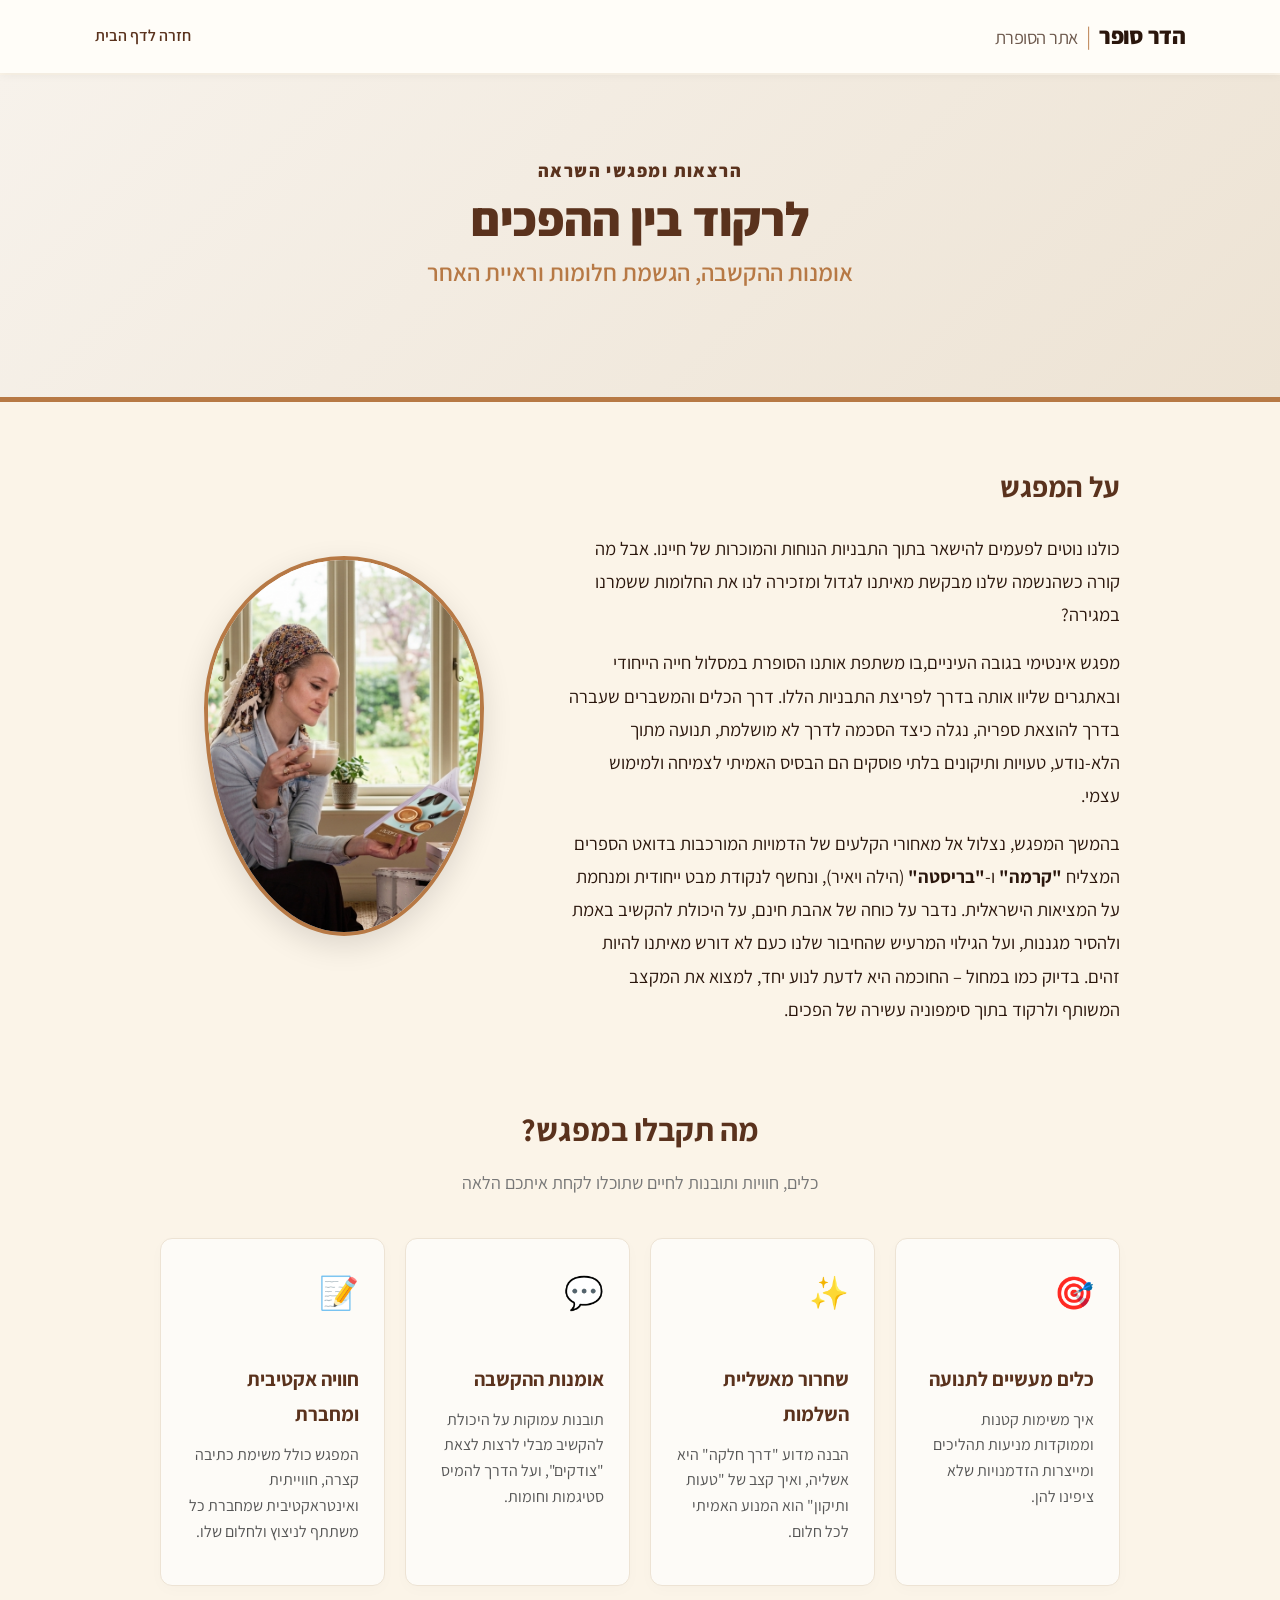
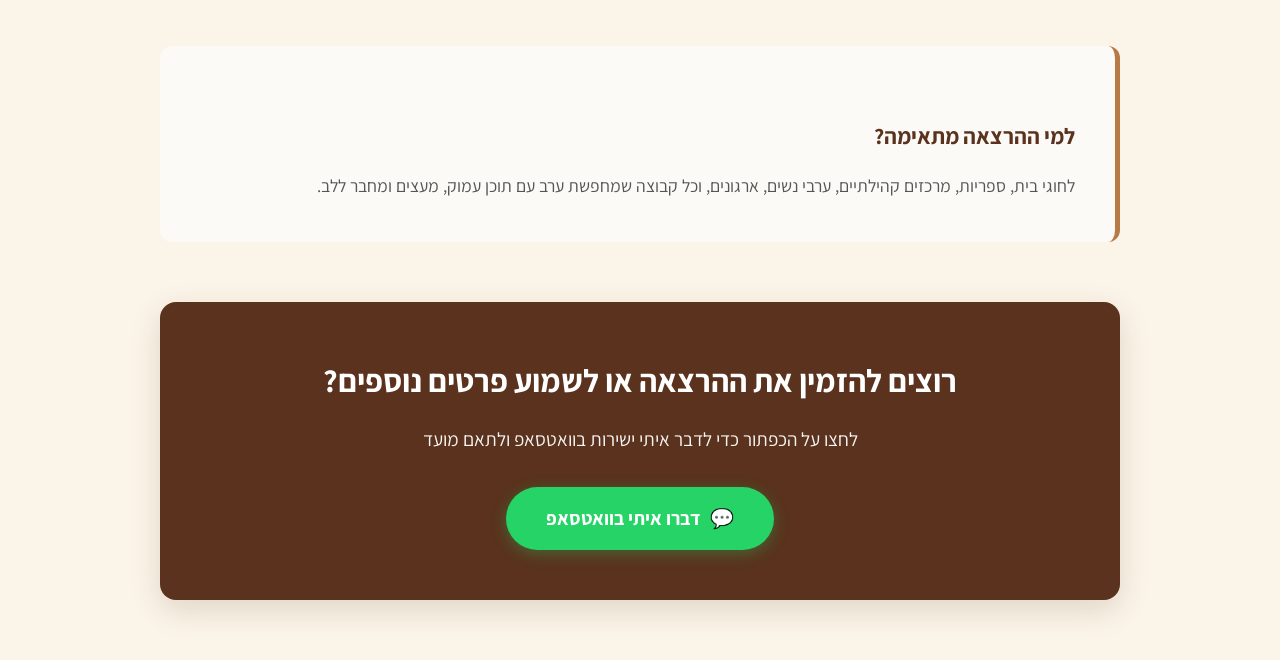
<file: lectures.html>
<!DOCTYPE html>
<html lang="he" dir="rtl">
<head>
  <meta charset="UTF-8" />
  <meta name="viewport" content="width=device-width, initial-scale=1.0" />
  <title>לרקוד בין ההפכים | הרצאה מאת הדר סופר</title>
  
  <link rel="icon" type="image/png" href="https://hadarsofer.co.il/images/favicon-coffee.png?v=550">
  
  <link rel="preconnect" href="https://fonts.googleapis.com">
  <link rel="preconnect" href="https://fonts.gstatic.com" crossorigin>
  <link href="https://fonts.googleapis.com/css2?family=Assistant:wght@300;400;600;700;800&display=swap" rel="stylesheet">
  
  <!-- קישור ל-CSS הקיים שלך כדי לשמור על אחידות -->
  <link rel="stylesheet" href="https://hadarsofer.github.io/books/css/style.css?v=1.5" />

  <style>
    /* עיצובים ייחודיים לדף ההרצאה שיתפקד כפלייר מודרני */
    .lecture-hero {
      background: linear-gradient(135deg, #f7f2eb 0%, #ede3d4 100%);
      padding: 80px 20px;
      text-align: center;
      border-bottom: 5px solid var(--caramel, #c59b27);
    }
    .lecture-subtitle {
      font-size: 1.5rem;
      color: var(--caramel, #c59b27);
      margin-top: 10px;
      font-weight: 600;
    }
    .lecture-grid {
      display: grid;
      grid-template-columns: 1.2fr 0.8fr;
      gap: 40px;
      margin: 60px 0;
      align-items: center;
    }
    .lecture-content h3 {
      font-size: 1.8rem;
      color: var(--coffee, #4a2c11);
      margin-bottom: 20px;
    }
    .lecture-content p {
      font-size: 1.15rem;
      line-height: 1.8;
      margin-bottom: 15px;
    }
    
    /* עיצוב ייחודי לתמונה באליפסה מעודנת */
    .lecture-image-container {
      text-align: center;
    }
    .ellipse-frame {
      width: 280px; 
      height: 380px; 
      overflow: hidden; 
      border-radius: 50% / 40% 40% 60% 60%; /* יוצר אליפסה מעט אומנותית ורכה */
      border: 4px solid var(--caramel, #c59b27); 
      box-shadow: 0 10px 30px rgba(0,0,0,0.12);
      display: inline-block;
      background: #fff;
    }
    .ellipse-frame img {
      width: 100%; 
      height: 100%; 
      object-fit: cover; 
      object-position: center top; /* שומר שההתמקדות תהיה על החלק העליון (הפנים) */
    }

    /* כרטיסיות מרובעות מעוצבות עבור "מה תקבלו" */
    .benefits-grid {
      display: grid;
      grid-template-columns: repeat(auto-fit, minmax(220px, 1fr));
      gap: 20px;
      margin: 40px 0;
    }
    .benefit-card {
      background: #fdfbf7;
      border: 1px solid #ede3d4;
      padding: 25px;
      border-radius: 12px;
      box-shadow: 0 4px 15px rgba(0,0,0,0.02);
      transition: transform 0.3s ease;
    }
    .benefit-card:hover {
      transform: translateY(-5px);
    }
    .benefit-icon {
      font-size: 2rem;
      margin-bottom: 15px;
      display: inline-block;
    }
    .benefit-card h4 {
      font-size: 1.25rem;
      color: var(--coffee, #4a2c11);
      margin-bottom: 10px;
    }
    .benefit-card p {
      font-size: 1rem;
      line-height: 1.6;
      color: #555;
    }
    .cta-box {
      background: var(--coffee, #4a2c11);
      color: #fff;
      padding: 50px 30px;
      border-radius: 16px;
      text-align: center;
      margin: 60px 0;
      box-shadow: 0 10px 30px rgba(74, 44, 17, 0.15);
    }
    .cta-box h3 {
      font-size: 2rem;
      color: #fff;
      margin-bottom: 15px;
    }
    .cta-box p {
      font-size: 1.2rem;
      margin-bottom: 30px;
      opacity: 0.95;
    }
    .btn-whatsapp {
      display: inline-flex;
      align-items: center;
      gap: 10px;
      background: #25d366;
      color: #fff;
      padding: 15px 40px;
      border-radius: 50px;
      font-size: 1.2rem;
      font-weight: bold;
      text-decoration: none;
      box-shadow: 0 4px 15px rgba(37, 211, 102, 0.3);
      transition: background 0.3s;
    }
    .btn-whatsapp:hover {
      background: #20ba5a;
    }
    
    @media (max-width: 768px) {
      .lecture-grid {
        grid-template-columns: 1fr;
        gap: 30px;
      }
      .lecture-hero h1 {
        font-size: 2.2rem;
      }
      .ellipse-frame {
        width: 250px;
        height: 340px; /* מעט קטן יותר למסכי מובייל */
      }
    }
  </style>
</head>
<body>

  <!-- סרגל ניווט מקוצר לדף פנימי -->
  <nav class="main-nav">
    <div class="nav-container">
      <a href="index.html" class="site-logo-brand">
        הדר סופר <span class="logo-sep">|</span> <span class="logo-sub">אתר הסופרת</span>
      </a>
      <div class="nav-links">
        <a href="index.html" class="nav-link">חזרה לדף הבית</a>
      </div>
    </div>
  </nav>

  <!-- חלון עליון / כותרת הפלייר -->
  <header class="lecture-hero">
    <div class="container">
      <p class="eyebrow" style="color: var(--coffee, #4a2c11);">הרצאות ומפגשי השראה</p>
      <h1 style="font-size: 3rem; color: var(--coffee, #4a2c11); font-weight: 800; margin: 10px 0;">לרקוד בין ההפכים</h1>
      <p class="lecture-subtitle">אומנות ההקשבה, הגשמת חלומות וראיית האחר</p>
    </div>
  </header>

  <main class="container" style="max-width: 1000px; padding: 0 20px;">
    
    <!-- גריד: טקסט ותיאור כללי -->
    <section class="lecture-grid">
      <div class="lecture-content">
        <h3>על המפגש</h3>
        <p>כולנו נוטים לפעמים להישאר בתוך התבניות הנוחות והמוכרות של חיינו. אבל מה קורה כשהנשמה שלנו מבקשת מאיתנו לגדול ומזכירה לנו את החלומות ששמרנו במגירה?</p>
        <p>מפגש אינטימי בגובה העיניים,בו משתפת אותנו הסופרת במסלול חייה הייחודי ובאתגרים שליוו אותה בדרך לפריצת התבניות הללו. דרך הכלים והמשברים שעברה בדרך להוצאת ספריה, נגלה כיצד הסכמה לדרך לא מושלמת, תנועה מתוך הלא-נודע, טעויות ותיקונים בלתי פוסקים הם הבסיס האמיתי לצמיחה ולמימוש עצמי.</p>
        <p>בהמשך המפגש, נצלול אל מאחורי הקלעים של הדמויות המורכבות בדואט הספרים המצליח <strong>"קרמה"</strong> ו-<strong>"בריסטה"</strong> (הילה ויאיר), ונחשף לנקודת מבט ייחודית ומנחמת על המציאות הישראלית. נדבר על כוחה של אהבת חינם, על היכולת להקשיב באמת ולהסיר מגננות, ועל הגילוי המרעיש שהחיבור שלנו כעם לא דורש מאיתנו להיות זהים. בדיוק כמו במחול – החוכמה היא לדעת לנוע יחד, למצוא את המקצב המשותף ולרקוד בתוך סימפוניה עשירה של הפכים.</p>
      </div>
      
      <!-- מיקום מומלץ לתמונה שלך - עכשיו באליפסה מעודנת וחסכונית במקום -->
      <div class="lecture-image-container">
        <div class="ellipse-frame">
          <img src="images/hadar-profile1.png" alt="הדר סופר">
        </div>
      </div>
    </section>

    <!-- חלק: מה תקבלו במפגש (כרטיסיות פלייר) -->
    <section style="margin: 60px 0;">
      <h3 style="text-align: center; color: var(--coffee, #4a2c11); font-size: 2rem; margin-bottom: 10px;">מה תקבלו במפגש?</h3>
      <p style="text-align: center; color: #777; margin-bottom: 30px;">כלים, חוויות ותובנות לחיים שתוכלו לקחת איתכם הלאה</p>
      
      <div class="benefits-grid">
        <div class="benefit-card">
          <span class="benefit-icon">🎯</span>
          <h4>כלים מעשיים לתנועה</h4>
          <p>איך משימות קטנות וממוקדות מניעות תהליכים ומייצרות הזדמנויות שלא ציפינו להן.</p>
        </div>
        <div class="benefit-card">
          <span class="benefit-icon">✨</span>
          <h4>שחרור מאשליית השלמות</h4>
          <p>הבנה מדוע "דרך חלקה" היא אשליה, ואיך קצב של "טעות ותיקון" הוא המנוע האמיתי לכל חלום.</p>
        </div>
        <div class="benefit-card">
          <span class="benefit-icon">💬</span>
          <h4>אומנות ההקשבה</h4>
          <p>תובנות עמוקות על היכולת להקשיב מבלי לרצות לצאת "צודקים", ועל הדרך להמיס סטיגמות וחומות.</p>
        </div>
        <div class="benefit-card">
          <span class="benefit-icon">📝</span>
          <h4>חוויה אקטיבית ומחברת</h4>
          <p>המפגש כולל משימת כתיבה קצרה, חווייתית ואינטראקטיבית שמחברת כל משתתף לניצוץ ולחלום שלו.</p>
        </div>
      </div>
    </section>

    <!-- קהל יעד -->
    <section style="background: #fcfaf6; padding: 40px; border-radius: 12px; border-right: 5px solid var(--caramel, #c59b27); margin: 50px 0;">
      <h4 style="font-size: 1.4rem; color: var(--coffee, #4a2c11); margin-bottom: 15px;">למי ההרצאה מתאימה?</h4>
      <p style="font-size: 1.1rem; line-height: 1.8; color: #555; margin: 0;">
        לחוגי בית, ספריות, מרכזים קהילתיים, ערבי נשים, ארגונים, וכל קבוצה שמחפשת ערב עם תוכן עמוק, מעצים ומחבר ללב.
      </p>
    </section>

    <!-- קופסת הנעה לפעולה (וואטסאפ) -->
    <section class="cta-box">
      <h3>רוצים להזמין את ההרצאה או לשמוע פרטים נוספים?</h3>
      <p>לחצו על הכפתור כדי לדבר איתי ישירות בוואטסאפ ולתאם מועד</p>
      <a class="btn-whatsapp" href="https://wa.me/972544828954?text=%D7%94%D7%99%D7%99%20%D7%94%D7%93%D7%A8%2C%20%D7%90%D7%A9%D7%9E%D7%97%20%D7%9C%D7%A9%D7%9E%D7%95%D7%A2%20%D7%A4%D7%A8%D7%98%D7%99%D7%9D%20%D7%A2%D7%9C%20%D7%94%D7%94%D7%A8%D7%A6%D7%90%D7%94%20%27%D7%9C%D7%A8%D7%A7%D7%95%D7%93%20%D7%91%D7%99%D7%9F%20%D7%94%D7%94%D7%A4%D7%9B%D7%99%D7%9D%27." target="_blank" rel="noopener">
        <span>💬</span> דברו איתי בוואטסאפ
      </a>
    </section>

  </main>

</body>
</html>
</file>
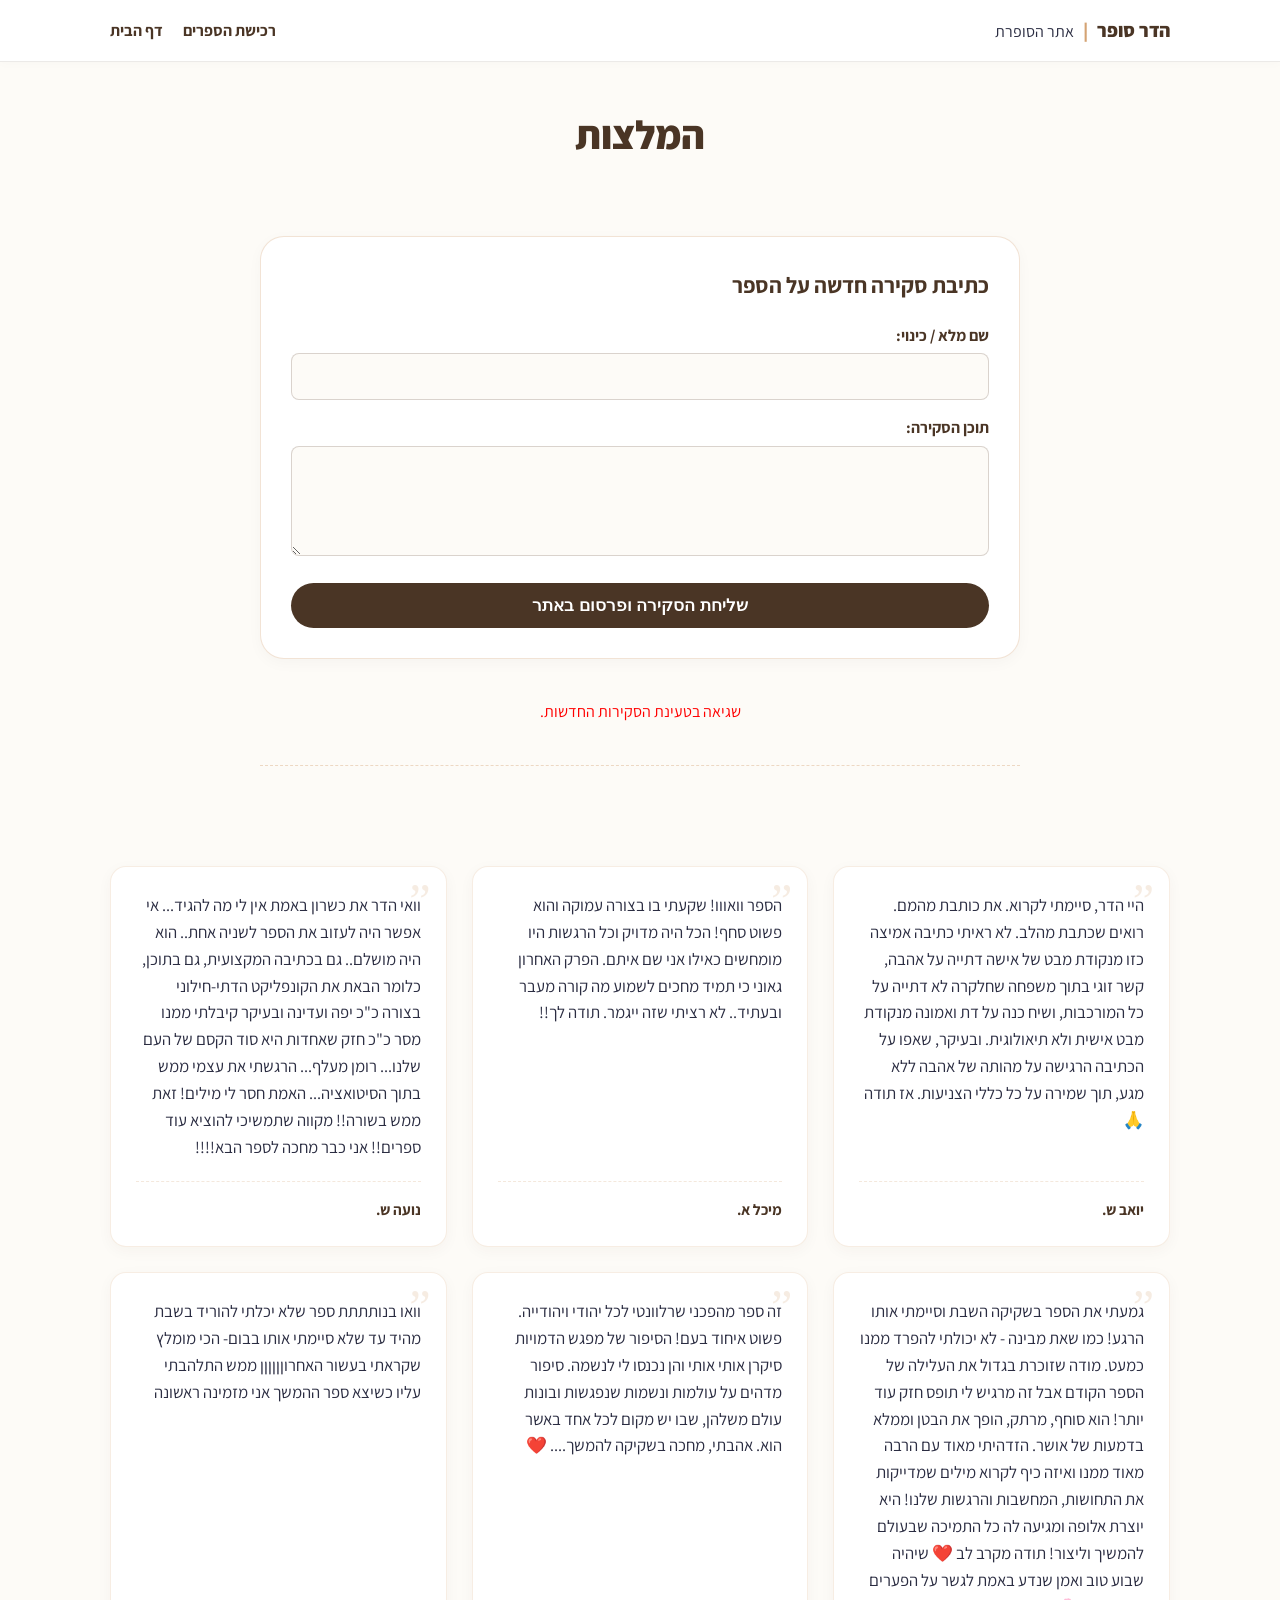
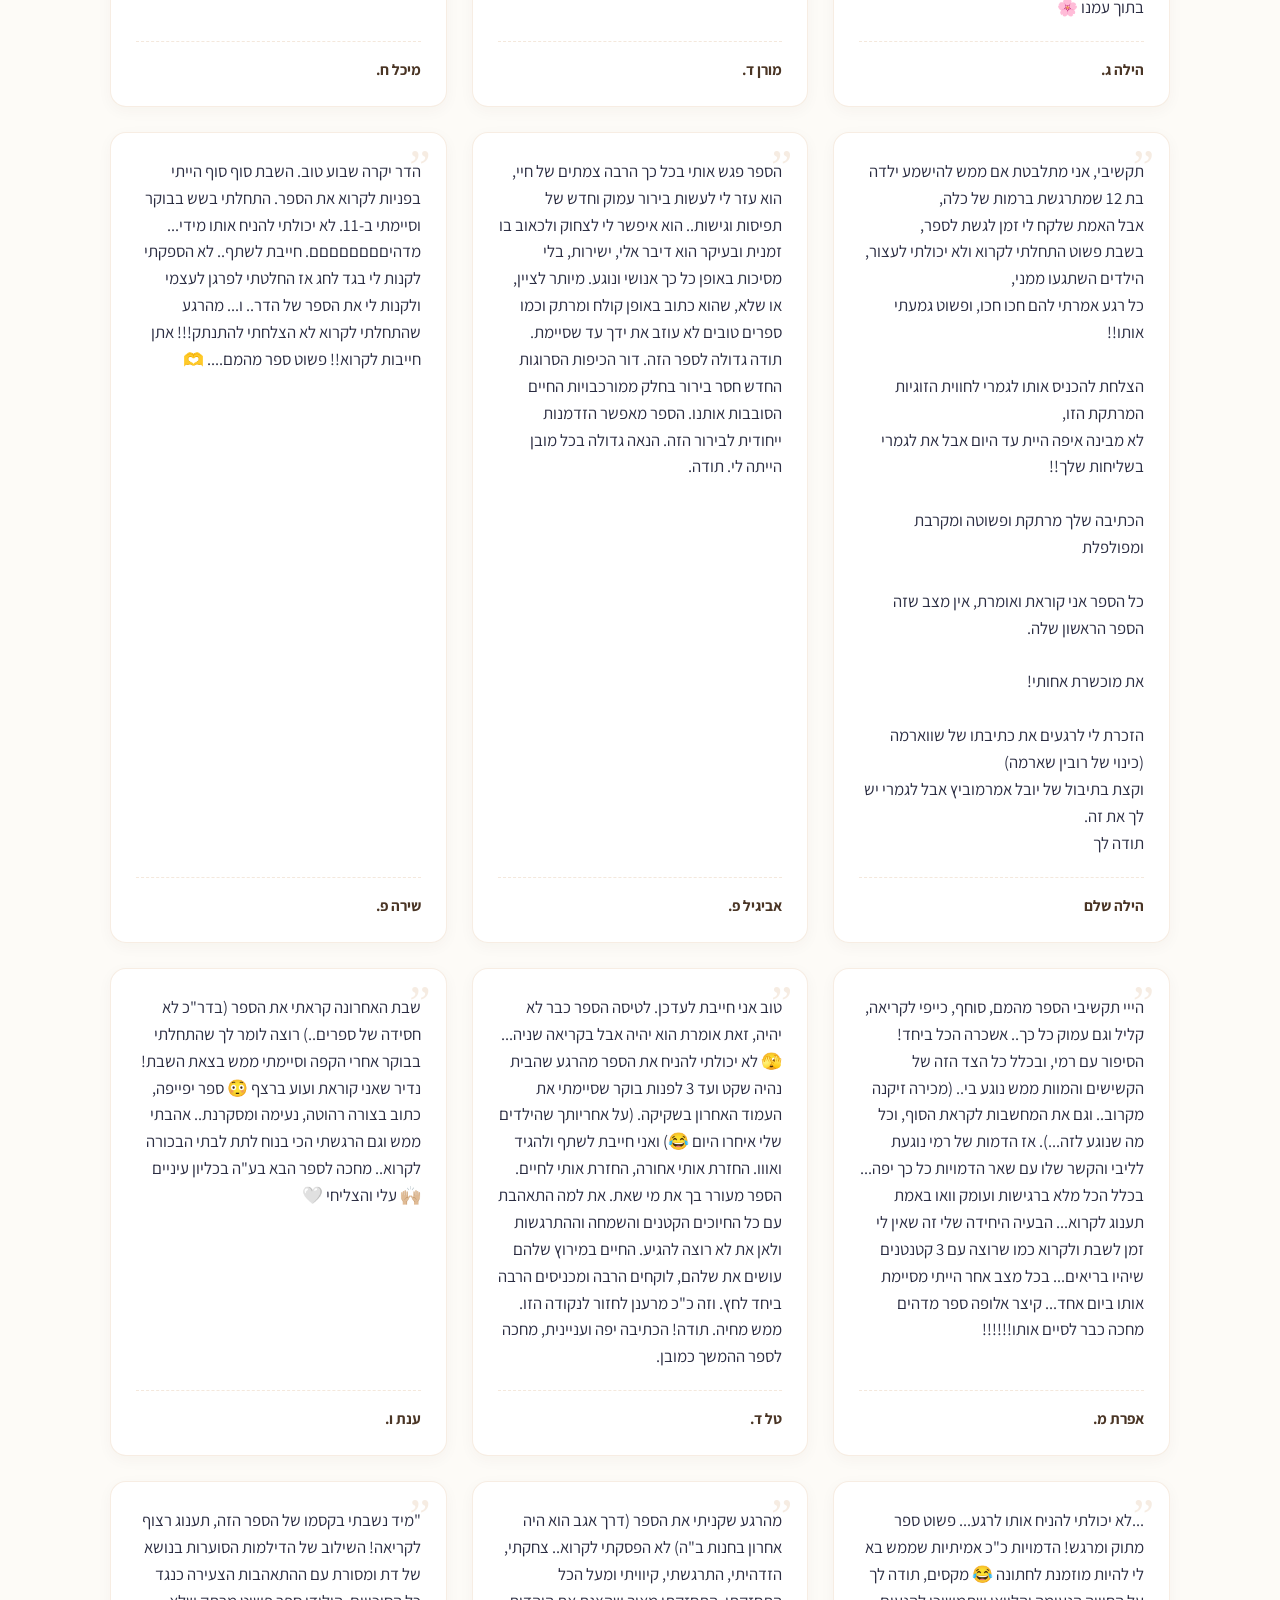
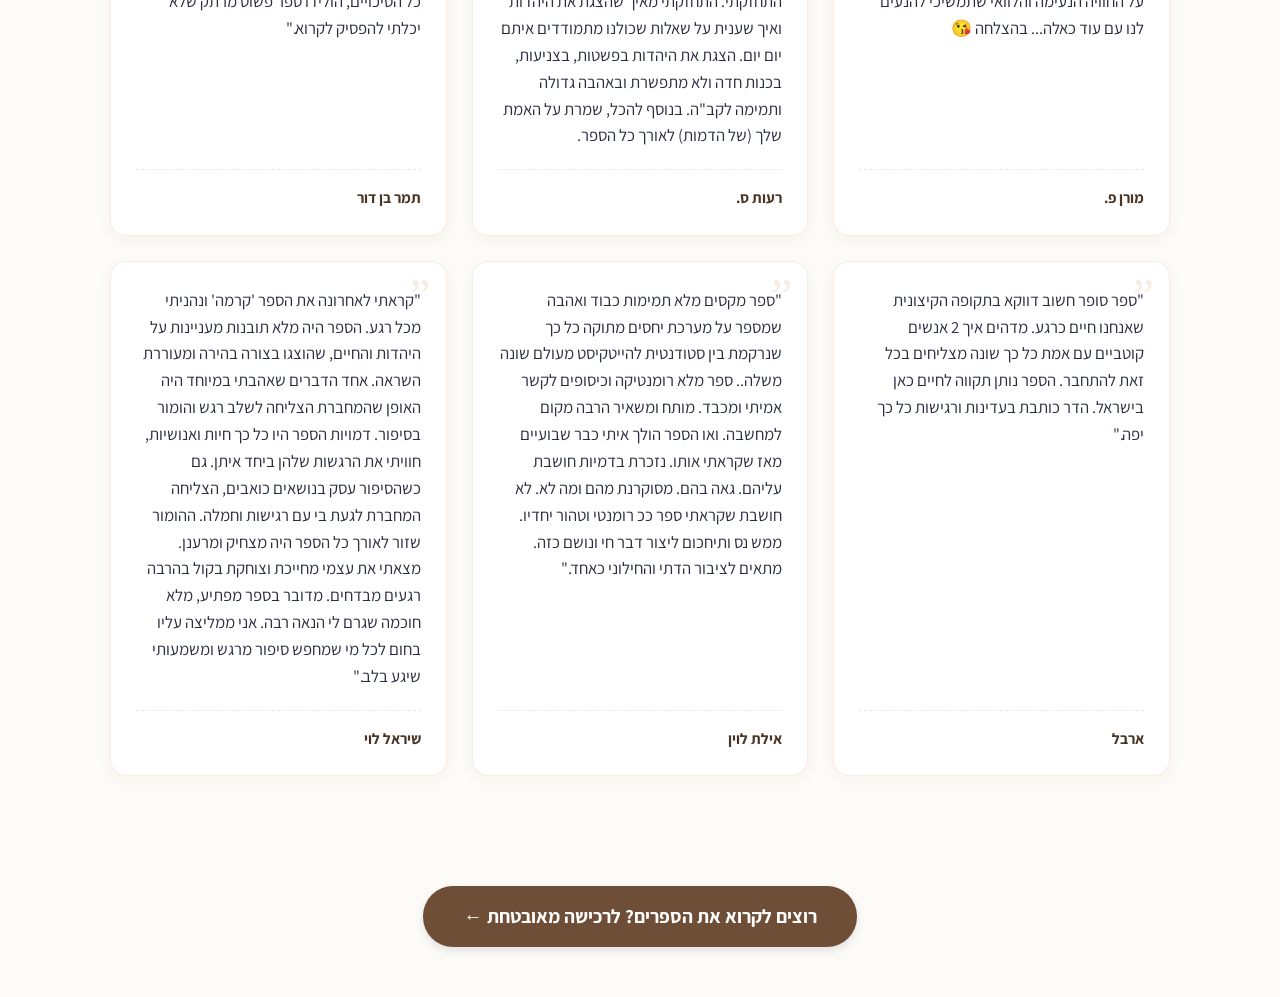
<file: reviews.html>
<!DOCTYPE html>
<html lang="he" dir="rtl">
<head>
  <meta charset="UTF-8">
  <meta name="viewport" content="width=device-width, initial-scale=1.0">
  <title>המלצות קוראים | הדר סופר</title>
  <link rel="preconnect" href="https://fonts.googleapis.com">
  <link rel="preconnect" href="https://fonts.gstatic.com" crossorigin>
  <link href="https://fonts.googleapis.com/css2?family=Assistant:wght@300;400;600;700;800&display=swap" rel="stylesheet">
  <link rel="icon" type="image/png" href="https://hadarsofer.github.io/books/images/favicon-coffee.png">

  <style>
    :root {
      --coffee: #4A3525;
      --cream: #FDFBF7;
      --accent: #D4A373;
      --text: #2B2D42;
      --white: #FFFFFF;
    }

    * {
      box-sizing: border-box;
      margin: 0;
      padding: 0;
    }

    body {
      font-family: 'Assistant', sans-serif;
      background-color: var(--cream);
      color: var(--text);
      line-height: 1.6;
    }

    .container {
      max-width: 1100px;
      margin: 0 auto;
      padding: 0 20px;
    }

    /* עיצוב סרגל הניווט העליון */
    .main-nav {
      background-color: var(--white);
      border-bottom: 1px solid rgba(74, 53, 37, 0.1);
      padding: 15px 0;
      position: sticky;
      top: 0;
      z-index: 1000;
      box-shadow: 0 2px 10px rgba(74, 53, 37, 0.02);
    }

    .nav-container {
      max-width: 1100px;
      margin: 0 auto;
      padding: 0 20px;
      display: flex;
      justify-content: space-between;
      align-items: center;
    }

    .site-logo-brand {
      color: var(--coffee);
      font-weight: 800;
      text-decoration: none;
      font-size: 1.2rem;
    }

    .logo-sep {
      color: var(--accent);
      margin: 0 5px;
    }

    .logo-sub {
      font-weight: 400;
      color: var(--text);
      font-size: 1rem;
    }

    .nav-links {
      display: flex;
      gap: 20px;
    }

    .nav-link {
      color: var(--coffee);
      font-weight: 700;
      text-decoration: none;
      font-size: 1rem;
      transition: color 0.2s ease;
    }

    .nav-link:hover {
      color: var(--accent);
    }

    /* כותרת עליונה */
    header {
      text-align: center;
      padding: 40px 0 40px;
    }

    header h1 {
      color: var(--coffee);
      font-size: 2.5rem;
      font-weight: 800;
      margin-bottom: 10px;
    }

    header p {
      color: var(--accent);
      font-size: 1.2rem;
      font-weight: 600;
    }

    /* גריד ההמלצות והכרטיסים */
    .reviews-grid {
      display: grid;
      grid-template-columns: repeat(auto-fill, minmax(320px, 1fr));
      gap: 25px;
      padding-bottom: 60px;
    }

    .review-card {
      background: var(--white);
      border-radius: 16px;
      padding: 25px;
      box-shadow: 0 4px 15px rgba(74, 53, 37, 0.04);
      border: 1px solid rgba(212, 163, 115, 0.2);
      display: flex;
      flex-direction: column;
      position: relative;
      z-index: 1;
      /* מעבר דינמי עם קפיציות קלה (Magnifying Glass feel) */
      transition: transform 0.3s cubic-bezier(0.175, 0.885, 0.32, 1.275), box-shadow 0.3s ease, border-color 0.3s ease;
      cursor: default;
    }

    /* אפקט זכוכית מגדלת - הגדלה משמעותית והקפצה קדימה */
    .review-card:hover {
      transform: scale(1.06) translateY(-6px);
      box-shadow: 0 18px 35px rgba(74, 53, 37, 0.18);
      border-color: var(--accent);
      z-index: 10; /* מבטיח שהכרטיס יישאר מעל השאר בזמן ההגדלה */
    }

    .quote-icon {
      font-size: 3rem;
      color: var(--accent);
      opacity: 0.2;
      position: absolute;
      top: 10px;
      right: 15px;
      line-height: 1;
      font-family: serif;
    }

    .review-text {
      font-size: 1.05rem;
      color: var(--text);
      white-space: pre-line;
      position: relative;
      z-index: 1;
      flex-grow: 1;
    }

    .review-footer {
      margin-top: 20px;
      padding-top: 15px;
      border-top: 1px dashed rgba(212, 163, 115, 0.25);
      display: flex;
      align-items: center;
      justify-content: space-between;
    }

    .reviewer-name {
      font-weight: 700;
      color: var(--coffee);
      font-size: 0.95rem;
    }

    @media (max-width: 600px) {
      header h1 { font-size: 2rem; }
      .reviews-grid { grid-template-columns: 1fr; gap: 15px; }
      .nav-container { flex-direction: column; gap: 10px; text-align: center; }
    }
  </style>
</head>
<body>

  <!-- סרגל ניווט עליון -->
  <nav class="main-nav">
    <div class="nav-container">
      <a href="index.html" class="site-logo-brand">
        הדר סופר <span class="logo-sep">|</span> <span class="logo-sub">אתר הסופרת</span>
      </a>
      <div class="nav-links">
        <a href="checkout.html" class="nav-link">רכישת הספרים</a>
        <a href="index.html" class="nav-link">דף הבית</a>        
      </div>
    </div>
  </nav>

  <div class="container">
    
    <header>
      <h1>המלצות</h1>
    </header>

    <!-- אזור הוספת והצגת הסקירות הדינמיות -->
    <section class="reviews-moderation-section" style="direction: rtl; max-width: 800px; margin: 0 auto 40px auto; padding: 20px;">
      
      <!-- טופס הוספת סקירה -->
      <div style="background: var(--white); border: 1px solid rgba(212, 163, 115, 0.3); border-radius: 24px; padding: 30px; box-shadow: 0 4px 15px rgba(0,0,0,0.03); margin-bottom: 40px;">
        <h3 style="margin-top: 0; color: var(--coffee); font-size: 1.4rem; margin-bottom: 20px; font-weight: 700;">כתיבת סקירה חדשה על הספר</h3>
        
        <form id="reviewForm" onsubmit="submitReview(event)">
          <div style="margin-bottom: 15px;">
            <label style="display: block; margin-bottom: 5px; font-weight: 700; color: var(--coffee);">שם מלא / כינוי:</label>
            <input type="text" id="reviewerName" required style="width: 100%; padding: 12px; border: 1px solid rgba(74, 53, 37, 0.2); border-radius: 8px; font-size: 1rem; font-family: inherit; box-sizing: border-box; background: var(--cream);">
          </div>
          
          <div style="margin-bottom: 20px;">
            <label style="display: block; margin-bottom: 5px; font-weight: 700; color: var(--coffee);">תוכן הסקירה:</label>
            <textarea id="reviewText" required rows="4" style="width: 100%; padding: 12px; border: 1px solid rgba(74, 53, 37, 0.2); border-radius: 8px; font-size: 1rem; font-family: inherit; box-sizing: border-box; resize: vertical; background: var(--cream);"></textarea>
          </div>
          
          <button type="submit" id="submitBtn" style="background-color: var(--coffee); color: white; border: none; padding: 12px 25px; font-size: 1.05rem; font-weight: 700; border-radius: 30px; cursor: pointer; transition: all 0.2s; width: 100%;">
            שליחת הסקירה ופרסום באתר
          </button>
          <p id="formMessage" style="text-align: center; margin-top: 15px; font-weight: 700; display: none;"></p>
        </form>
      </div>

      <!-- אזור שבו יוצגו הסקירות הדינמיות -->
      <div id="dynamicReviewsContainer" style="margin-bottom: 40px;">
        <p id="loadingReviews" style="text-align: center; color: var(--accent); font-style: italic;">טוען סקירות קוראים...</p>
      </div>

      <hr style="border: 0; border-top: 1px dashed rgba(212, 163, 115, 0.4); margin: 40px 0;">
    </section>

    <!-- גריד המלצות קבועות מראש -->
    <main class="reviews-grid">

      <!-- המלצה 1 -->
      <div class="review-card">
        <div class="quote-icon">”</div>
        <div class="review-text">היי הדר, סיימתי לקרוא. את כותבת מהמם. רואים שכתבת מהלב. לא ראיתי כתיבה אמיצה כזו מנקודת מבט של אישה דתייה על אהבה, קשר זוגי בתוך משפחה שחלקרה לא דתייה על כל המורכבות, ושיח כנה על דת ואמונה מנקודת מבט אישית ולא תיאולוגית. ובעיקר, שאפו על הכתיבה הרגישה על מהותה של אהבה ללא מגע, תוך שמירה על כל כללי הצניעות. אז תודה 🙏</div>
        <div class="review-footer">
          <span class="reviewer-name">יואב ש.</span>
        </div>
      </div>

      <!-- המלצה 2 -->
      <div class="review-card">
        <div class="quote-icon">”</div>
        <div class="review-text">הספר וואווו! שקעתי בו בצורה עמוקה והוא פשוט סחף! הכל היה מדויק וכל הרגשות היו מומחשים כאילו אני שם איתם. הפרק האחרון גאוני כי תמיד מחכים לשמוע מה קורה מעבר ובעתיד.. לא רציתי שזה ייגמר. תודה לך!!</div>
        <div class="review-footer">
          <span class="reviewer-name">מיכל א.</span>
        </div>
      </div>

      <!-- המלצה 3 -->
      <div class="review-card">
        <div class="quote-icon">”</div>
        <div class="review-text">וואי הדר את כשרון באמת אין לי מה להגיד... אי אפשר היה לעזוב את הספר לשניה אחת.. הוא היה מושלם.. גם בכתיבה המקצועית, גם בתוכן, כלומר הבאת את הקונפליקט הדתי-חילוני בצורה כ"כ יפה ועדינה ובעיקר קיבלתי ממנו מסר כ"כ חזק שאחדות היא סוד הקסם של העם שלנו... רומן מעלף... הרגשתי את עצמי ממש בתוך הסיטואציה... האמת חסר לי מילים! זאת ממש בשורה!! מקווה שתמשיכי להוציא עוד ספרים!! אני כבר מחכה לספר הבא!!!!</div>
        <div class="review-footer">
          <span class="reviewer-name">נועה ש.</span>
        </div>
      </div>

      <!-- המלצה 4 -->
      <div class="review-card">
        <div class="quote-icon">”</div>
        <div class="review-text">גמעתי את הספר בשקיקה השבת וסיימתי אותו הרגע! כמו שאת מבינה - לא יכולתי להפרד ממנו כמעט. מודה שזוכרת בגדול את העלילה של הספר הקודם אבל זה מרגיש לי תופס חזק עוד יותר! הוא סוחף, מרתק, הופך את הבטן וממלא בדמעות של אושר. הזדהיתי מאוד עם הרבה מאוד ממנו ואיזה כיף לקרוא מילים שמדייקות את התחושות, המחשבות והרגשות שלנו! היא יוצרת אלופה ומגיעה לה כל התמיכה שבעולם להמשיך וליצור! תודה מקרב לב ❤️ שיהיה שבוע טוב ואמן שנדע באמת לגשר על הפערים בתוך עמנו 🌸</div>
        <div class="review-footer">
          <span class="reviewer-name">הילה ג.</span>
        </div>
      </div>

      <!-- המלצה 5 -->
      <div class="review-card">
        <div class="quote-icon">”</div>
        <div class="review-text">זה ספר מהפכני שרלוונטי לכל יהודי ויהודייה. פשוט איחוד בעם! הסיפור של מפגש הדמויות סיקרן אותי אותי והן נכנסו לי לנשמה. סיפור מדהים על עולמות ונשמות שנפגשות ובונות עולם משלהן, שבו יש מקום לכל אחד באשר הוא. אהבתי, מחכה בשקיקה להמשך.... ❤️</div>
        <div class="review-footer">
          <span class="reviewer-name">מורן ד.</span>
        </div>
      </div>

      <!-- המלצה 6 -->
      <div class="review-card">
        <div class="quote-icon">”</div>
        <div class="review-text">וואו בנותתתת ספר שלא יכלתי להוריד בשבת מהיד עד שלא סיימתי אותו בבום- הכי מומלץ שקראתי בעשור האחרוןןןןןן ממש התלהבתי עליו כשיצא ספר ההמשך אני מזמינה ראשונה</div>
        <div class="review-footer">
          <span class="reviewer-name">מיכל ח.</span>
        </div>
      </div>

      <!-- המלצה 7 -->
      <div class="review-card">
        <div class="quote-icon">”</div>
        <div class="review-text">תקשיבי, אני מתלבטת אם ממש להישמע ילדה בת 12 שמתרגשת ברמות של כלה,
אבל האמת שלקח לי זמן לגשת לספר,
בשבת פשוט התחלתי לקרוא ולא יכולתי לעצור,
הילדים השתגעו ממני,
כל רגע אמרתי להם חכו חכו, ופשוט גמעתי אותו!!

הצלחת להכניס אותו לגמרי לחווית הזוגיות המרתקת הזו,
לא מבינה איפה היית עד היום אבל את לגמרי בשליחות שלך!!

הכתיבה שלך מרתקת ופשוטה ומקרבת ומפולפלת 

כל הספר אני קוראת ואומרת, אין מצב שזה הספר הראשון שלה.

את מוכשרת אחותי!

הזכרת לי לרגעים את כתיבתו של שווארמה (כינוי של רובין שארמה)
וקצת בתיבול של יובל אמרמוביץ אבל לגמרי יש לך את זה.
תודה לך</div>
        <div class="review-footer">
          <span class="reviewer-name">הילה שלם</span>
        </div>
      </div>

      <!-- המלצה 8 -->
      <div class="review-card">
        <div class="quote-icon">”</div>
        <div class="review-text">הספר פגש אותי בכל כך הרבה צמתים של חיי, הוא עזר לי לעשות בירור עמוק וחדש של תפיסות וגישות.. הוא איפשר לי לצחוק ולכאוב בו זמנית ובעיקר הוא דיבר אלי, ישירות, בלי מסיכות באופן כל כך אנושי ונוגע. מיותר לציין, או שלא, שהוא כתוב באופן קולח ומרתק וכמו ספרים טובים לא עוזב את ידך עד שסיימת. תודה גדולה לספר הזה. דור הכיפות הסרוגות החדש חסר בירור בחלק ממורכבויות החיים הסובבות אותנו. הספר מאפשר הזדמנות ייחודית לבירור הזה. הנאה גדולה בכל מובן הייתה לי. תודה.</div>
        <div class="review-footer">
          <span class="reviewer-name">אביגיל פ.</span>
        </div>
      </div>

      <!-- המלצה 9 -->
      <div class="review-card">
        <div class="quote-icon">”</div>
        <div class="review-text">הדר יקרה שבוע טוב. השבת סוף סוף הייתי בפניות לקרוא את הספר. התחלתי בשש בבוקר וסיימתי ב-11. לא יכולתי להניח אותו מידי... מדהיםםםםםםםם. חייבת לשתף.. לא הספקתי לקנות לי בגד לחג אז החלטתי לפרגן לעצמי ולקנות לי את הספר של הדר.. ו... מהרגע שהתחלתי לקרוא לא הצלחתי להתנתק!!! אתן חייבות לקרוא!! פשוט ספר מהמם.... 🫶</div>
        <div class="review-footer">
          <span class="reviewer-name">שירה פ.</span>
        </div>
      </div>
        
      <!-- המלצה 10 -->
      <div class="review-card">
        <div class="quote-icon">”</div>
        <div class="review-text">הייי תקשיבי הספר מהמם, סוחף, כייפי לקריאה, קליל וגם עמוק כל כך.. אשכרה הכל ביחד! הסיפור עם רמי, ובכלל כל הצד הזה של הקשישים והמוות ממש נוגע בי.. (מכירה זיקנה מקרוב.. וגם את המחשבות לקראת הסוף, וכל מה שנוגע לזה...). אז הדמות של רמי נוגעת לליבי והקשר שלו עם שאר הדמויות כל כך יפה... בכלל הכל מלא ברגישות ועומק וואו באמת תענוג לקרוא... הבעיה היחידה שלי זה שאין לי זמן לשבת ולקרוא כמו שרוצה עם 3 קטנטנים שיהיו בריאים... בכל מצב אחר הייתי מסיימת אותו ביום אחד... קיצר אלופה ספר מדהים מחכה כבר לסיים אותו!!!!!!</div>
        <div class="review-footer">
          <span class="reviewer-name">אפרת מ.</span>
        </div>
      </div>

      <!-- המלצה 11 -->
      <div class="review-card">
        <div class="quote-icon">”</div>
        <div class="review-text">טוב אני חייבת לעדכן. לטיסה הספר כבר לא יהיה, זאת אומרת הוא יהיה אבל בקריאה שניה... 🫣 לא יכולתי להניח את הספר מהרגע שהבית נהיה שקט ועד 3 לפנות בוקר שסיימתי את העמוד האחרון בשקיקה. (על אחריותך שהילדים שלי איחרו היום 😂) ואני חייבת לשתף ולהגיד ואווו. החזרת אותי אחורה, החזרת אותי לחיים. הספר מעורר בך את מי שאת. את למה התאהבת עם כל החיוכים הקטנים והשמחה וההתרגשות ולאן את לא רוצה להגיע. החיים במירוץ שלהם עושים את שלהם, לוקחים הרבה ומכניסים הרבה ביחד לחץ. וזה כ"כ מרענן לחזור לנקודה הזו. ממש מחיה. תודה! הכתיבה יפה ועניינית, מחכה לספר ההמשך כמובן.</div>
        <div class="review-footer">
          <span class="reviewer-name">טל ד.</span>
        </div>
      </div>

      <!-- המלצה 12 -->
      <div class="review-card">
        <div class="quote-icon">”</div>
        <div class="review-text">שבת האחרונה קראתי את הספר (בדר"כ לא חסידה של ספרים..) רוצה לומר לך שהתחלתי בבוקר אחרי הקפה וסיימתי ממש בצאת השבת! נדיר שאני קוראת ועוע ברצף 😳 ספר יפייפה, כתוב בצורה רהוטה, נעימה ומסקרנת.. אהבתי ממש וגם הרגשתי הכי בנוח לתת לבתי הבכורה לקרוא.. מחכה לספר הבא בע"ה בכליון עיניים 🙌🏼 עלי והצליחי 🤍</div>
        <div class="review-footer">
          <span class="reviewer-name">ענת ו.</span>
        </div>
      </div>

      <!-- המלצה 13 -->
      <div class="review-card">
        <div class="quote-icon">”</div>
        <div class="review-text">...לא יכולתי להניח אותו לרגע... פשוט ספר מתוק ומרגש! הדמויות כ"כ אמיתיות שממש בא לי להיות מוזמנת לחתונה 😂 מקסים, תודה לך על החוויה הנעימה והלוואי שתמשיכי להנעים לנו עם עוד כאלה... בהצלחה 😘</div>
        <div class="review-footer">
          <span class="reviewer-name">מורן פ.</span>
        </div>
      </div>

      <!-- המלצה 14 -->
      <div class="review-card">
        <div class="quote-icon">”</div>
        <div class="review-text">מהרגע שקניתי את הספר (דרך אגב הוא היה אחרון בחנות ב"ה) לא הפסקתי לקרוא.. צחקתי, הזדהיתי, התרגשתי, קיוויתי ומעל הכל התחזקתי. התחזקתי מאיך שהצגת את היהדות ואיך שענית על שאלות שכולנו מתמודדים איתם יום יום. הצגת את היהדות בפשטות, בצניעות, בכנות חדה ולא מתפשרת ובאהבה גדולה ותמימה לקב"ה. בנוסף להכל, שמרת על האמת שלך (של הדמות) לאורך כל הספר.</div>
        <div class="review-footer">
          <span class="reviewer-name">רעות ס.</span>
        </div>
      </div>

      <!-- המלצה 15 -->
      <div class="review-card">
        <div class="quote-icon">”</div>
        <div class="review-text">"מיד נשבתי בקסמו של הספר הזה, תענוג רצוף לקריאה! השילוב של הדילמות הסוערות בנושא של דת ומסורת עם ההתאהבות הצעירה כנגד כל הסיכויים, הולידו ספר פשוט מרתק שלא יכלתי להפסיק לקרוא."</div>
        <div class="review-footer">
          <span class="reviewer-name">תמר בן דור</span>
        </div>
      </div>

      <!-- המלצה 16 -->
      <div class="review-card">
        <div class="quote-icon">”</div>
        <div class="review-text">"ספר סופר חשוב דווקא בתקופה הקיצונית שאנחנו חיים כרגע. מדהים איך 2 אנשים קוטביים עם אמת כל כך שונה מצליחים בכל זאת להתחבר. הספר נותן תקווה לחיים כאן בישראל. הדר כותבת בעדינות ורגישות כל כך יפה."</div>
        <div class="review-footer">
          <span class="reviewer-name">ארבל</span>
        </div>
      </div>

      <!-- המלצה 17 -->
      <div class="review-card">
        <div class="quote-icon">”</div>
        <div class="review-text">"ספר מקסים מלא תמימות כבוד ואהבה שמספר על מערכת יחסים מתוקה כל כך שנרקמת בין סטודנטית להייטקיסט מעולם שונה משלה.. ספר מלא רומנטיקה וכיסופים לקשר אמיתי ומכבד. מותח ומשאיר הרבה מקום למחשבה. ואו הספר הולך איתי כבר שבועיים מאז שקראתי אותו. נזכרת בדמיות חושבת עליהם. גאה בהם. מסוקרנת מהם ומה לא. לא חושבת שקראתי ספר ככ רומנטי וטהור יחדיו. ממש נס ותיחכום ליצור דבר חי ונושם כזה. מתאים לציבור הדתי והחילוני כאחד."</div>
        <div class="review-footer">
          <span class="reviewer-name">אילת לוין</span>
        </div>
      </div>

      <!-- המלצה 18 -->
      <div class="review-card">
        <div class="quote-icon">”</div>
        <div class="review-text">"קראתי לאחרונה את הספר 'קרמה' ונהניתי מכל רגע. הספר היה מלא תובנות מעניינות על היהדות והחיים, שהוצגו בצורה בהירה ומעוררת השראה. אחד הדברים שאהבתי במיוחד היה האופן שהמחברת הצליחה לשלב רגש והומור בסיפור. דמויות הספר היו כל כך חיות ואנושיות, חוויתי את הרגשות שלהן ביחד איתן. גם כשהסיפור עסק בנושאים כואבים, הצליחה המחברת לגעת בי עם רגישות וחמלה. ההומור שזור לאורך כל הספר היה מצחיק ומרענן. מצאתי את עצמי מחייכת וצוחקת בקול בהרבה רגעים מבדחים. מדובר בספר מפתיע, מלא חוכמה שגרם לי הנאה רבה. אני ממליצה עליו בחום לכל מי שמחפש סיפור מרגש ומשמעותי שיגע בלב."</div>
        <div class="review-footer">
          <span class="reviewer-name">שיראל לוי</span>
        </div>
      </div>

    </main>
    
    <div style="text-align: center; margin: 50px 0;">     
      <a href="checkout.html" class="buy-link-btn" style="display: inline-block; padding: 15px 40px; background-color: #6f4e37; color: #ffffff; text-decoration: none; border-radius: 30px; font-size: 1.2rem; font-weight: bold; box-shadow: 0 4px 10px rgba(0,0,0,0.1); transition: transform 0.2s;">
        רוצים לקרוא את הספרים? לרכישה מאובטחת ←
      </a>
    </div>

  </div>

  <!-- סקריפט ה-JavaScript -->
  <script>
    const SCRIPT_URL = 'https://script.google.com/macros/s/AKfycbz7N3AnorMLupWdvkhy120OfXw7OzuDGonlkXccCaSZacGSI3XC3QFUd2IrJ9LizeIF8Q/exec';

    async function loadReviews() {
      const container = document.getElementById('dynamicReviewsContainer');
      try {
        const response = await fetch(SCRIPT_URL);
        const reviews = await response.json();
        
        if (reviews.length === 0) {
          container.innerHTML = '<p style="text-align: center; color: var(--accent); font-style: italic;">עדיין אין סקירות חדשות מהאתר. תהיו הראשונים לכתוב!</p>';
          return;
        }
        
        reviews.reverse();
        container.innerHTML = '';
        reviews.forEach(rev => {
          const reviewCard = document.createElement('div');
          reviewCard.className = 'review-card';
          reviewCard.style.marginBottom = '20px';
          
          reviewCard.innerHTML = `
            <div class="quote-icon">”</div>
            <div class="review-text">“${escapeHtml(rev.review)}”</div>
            <div class="review-footer">
              <span class="reviewer-name">${escapeHtml(rev.name)}</span>
            </div>
          `;
          container.appendChild(reviewCard);
        });
      } catch (error) {
        console.error('Error loading reviews:', error);
        container.innerHTML = '<p style="text-align: center; color: red;">שגיאה בטעינת הסקירות החדשות.</p>';
      }
    }

    async function submitReview(event) {
      event.preventDefault();
      const submitBtn = document.getElementById('submitBtn');
      const formMessage = document.getElementById('formMessage');
      
      const name = document.getElementById('reviewerName').value;
      const review = document.getElementById('reviewText').value;
      
      submitBtn.disabled = true;
      submitBtn.innerText = 'שולח... אנא המתן';
      formMessage.style.display = 'block';
      formMessage.style.color = 'var(--coffee)';
      formMessage.innerText = 'מעבד את הסקירה שלך...';

      try {
        await fetch(SCRIPT_URL, {
          method: 'POST',
          mode: 'no-cors',
          headers: { 'Content-Type': 'application/json' },
          body: JSON.stringify({ name, rating: "5", review })
        });

        formMessage.style.color = 'green';
        formMessage.innerText = 'תודה! הסקירה שלך התקבלה בהצלחה ותופיע מיד.';
        document.getElementById('reviewForm').reset();
        setTimeout(loadReviews, 2000);
      } catch (error) {
        console.error('Error submitting review:', error);
        formMessage.style.color = 'red';
        formMessage.innerText = 'אופס! קבועה שגיאה בשליחה.';
      } finally {
        submitBtn.disabled = false;
        submitBtn.innerText = 'שליחת הסקירה ופרסום באתר';
      }
    }

    function escapeHtml(text) {
      if (!text) return '';
      return text.toString()
        .replace(/&/g, "&amp;")
        .replace(/</g, "&lt;")
        .replace(/>/g, "&gt;")
        .replace(/"/g, "&quot;")
        .replace(/'/g, "&#039;");
    }

    document.addEventListener('DOMContentLoaded', loadReviews);
  </script>
</body>
</html>
</file>
